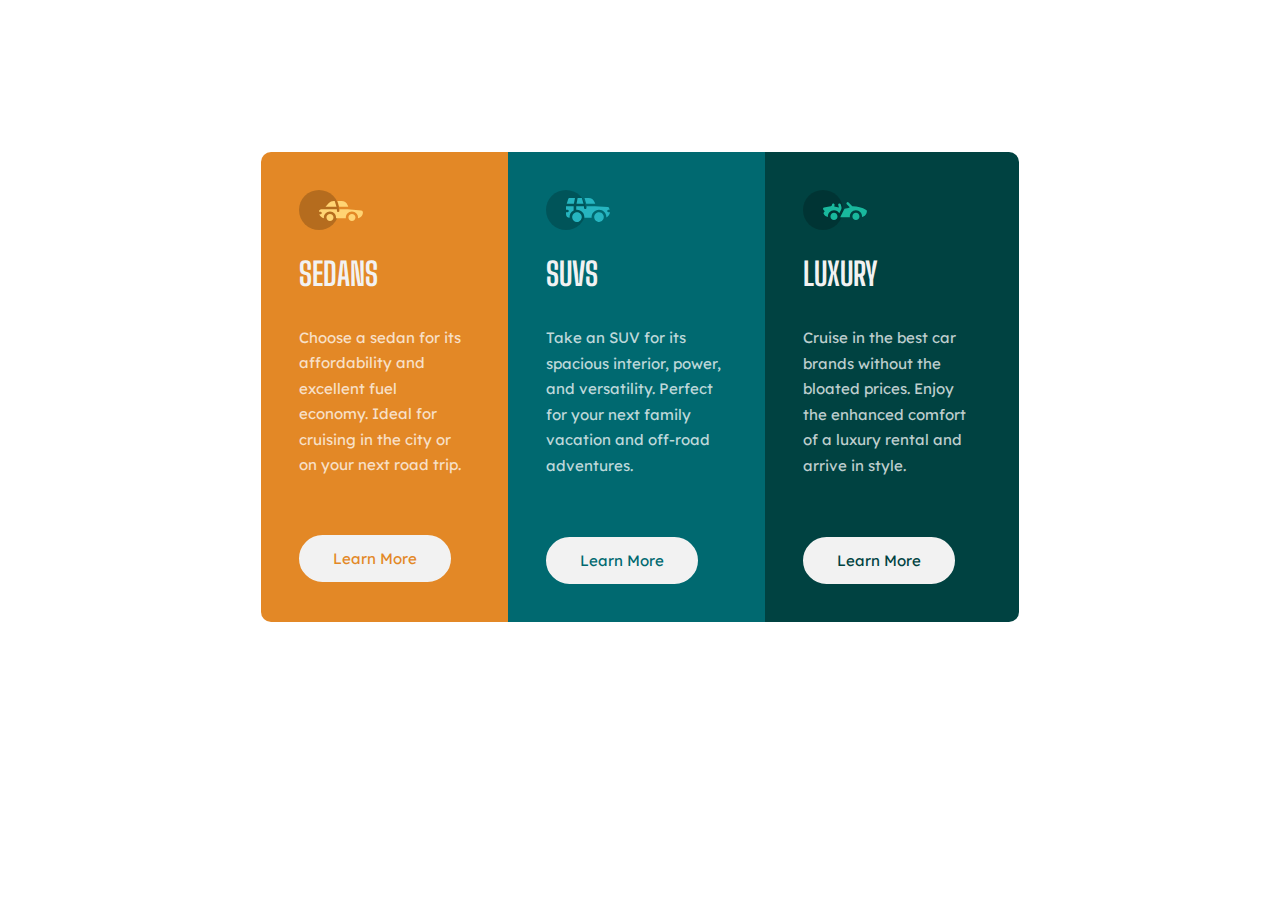
<file: index.html>
<!DOCTYPE html>
<html lang="en">
  <head>
    <meta charset="UTF-8">
    <meta name="viewport" content="width=device-width, initial-scale=1.0"> <!-- displays site properly based on user's device -->

    <link rel="icon" type="image/png" sizes="32x32" href="./images/favicon-32x32.png">
    <link rel="stylesheet" href="css/main.css">
    <link href="https://fonts.googleapis.com/css2?family=Big+Shoulders+Display:wght@700&family=Lexend+Deca&display=swap" rel="stylesheet">
    <title>3-column preview card component</title>
  </head>
  <body>
    <main> 
    <div class="cards"> 
      <div class="sedan">
        <img src="images/icon-sedans.svg" alt="Sedan Image">
        <h1> SEDANS </h1>
        <p> Choose a sedan for its affordability and excellent fuel economy. Ideal for cruising in the city or on your next road trip.</p>
        <button> Learn More </button>
      </div>
      
      <div class="suv">
        <img src="images/icon-suvs.svg" alt="SUV Image">
        <h1> SUVS </h1>
        <p> Take an SUV for its spacious interior, power, and versatility. Perfect for your next family vacation and off-road adventures. </p>
        <button> Learn More </button>
      </div>

      <div class="luxury"> 
        <img src="images/icon-luxury.svg" alt="Luxury Car Image">
        <h1> LUXURY </h1>
        <p> Cruise in the best car brands without the bloated prices. Enjoy the enhanced comfort of a luxury rental and arrive in style.</p>
        <button> Learn More </button>
      </div>
    </div>
    </main>
  </body>
</html>
</file>
<file: css/main.css>
/* General Styles */

h1 {
    font-family: 'Big Shoulders Display', cursive; 
    color: hsl(0, 0%, 95%);
}

p {
    font-family: 'Lexend Deca', sans-serif;
    font-size: 15px;
    color: hsla(0, 0%, 100%, 0.75);
    line-height: 170%;
    padding: 5% 20% 20% 0%;
}

.cards {
    display: flex;
    margin: 12% 20% 0% 20%;
}

/* Sedan Card */

.sedan {
    padding: 5% 0% 5% 5%;
    background-color: hsl(31, 77%, 52%);
    border-radius: 10px 0px 0px 10px;
}

.sedan button {
    color: hsl(31, 77%, 52%);
}

.sedan button:hover {
    background-color: hsl(31, 77%, 52%);
    color: hsl(0, 0%, 95%);
}

/* SUV Card */

.suv {
    padding: 5% 0% 5% 5%;
    background-color: hsl(184, 100%, 22%);
}

.suv button {
    color: hsl(184, 100%, 22%);
}

.suv button:hover {
    background-color: hsl(184, 100%, 22%);
    color: hsl(0, 0%, 95%);
}

/* Luxury Card */

.luxury {
    padding: 5% 0% 5% 5%;
    background-color: hsl(179, 100%, 13%);
    border-radius: 0px 10px 10px 0px;
}

.luxury button {
    color: hsl(179, 100%, 13%);
}

.luxury button:hover {
    background-color: hsl(179, 100%, 13%);
    color: hsl(0, 0%, 95%);
}

/* Learn More Button */

button {
    font-family: 'Lexend Deca', sans-serif;
    background-color: hsl(0, 0%, 95%);
    text-align: center;
    text-decoration: none;
    padding: 12px 32px;
    font-size: 15px;
    border: solid 2px hsl(0, 0%, 95%);
    border-radius: 30px;
}

/* Media Queries */

@media all and (min-width: 1400px) {
    .suv p {
        padding: 5% 20% 30% 0%;
    }
}

@media all and (max-width: 1200px) {
    .cards {
        margin: 12% 10% 0% 10%;
    }
    
}

@media all and (max-width: 800px) {
    .cards {
        flex-flow: column wrap;
        margin: 12% 30% 0% 30%;
    }
    p {
        padding: 5% 20% 10% 0%;
    }

    .sedan {
        padding: 20% 0% 10% 15%;
        border-radius: 10px 10px 0px 0px;
    }

    .suv {
        padding: 20% 0% 10% 15%;
    }

    .luxury {
        padding: 20% 0% 10% 15%;
        border-radius: 0px 0px 10px 10px;
    }
}

@media all and (max-width: 450px) {
    .cards {
        flex-flow: column wrap;
        margin: 10% 5% 10% 5%;
    }
}
</file>
